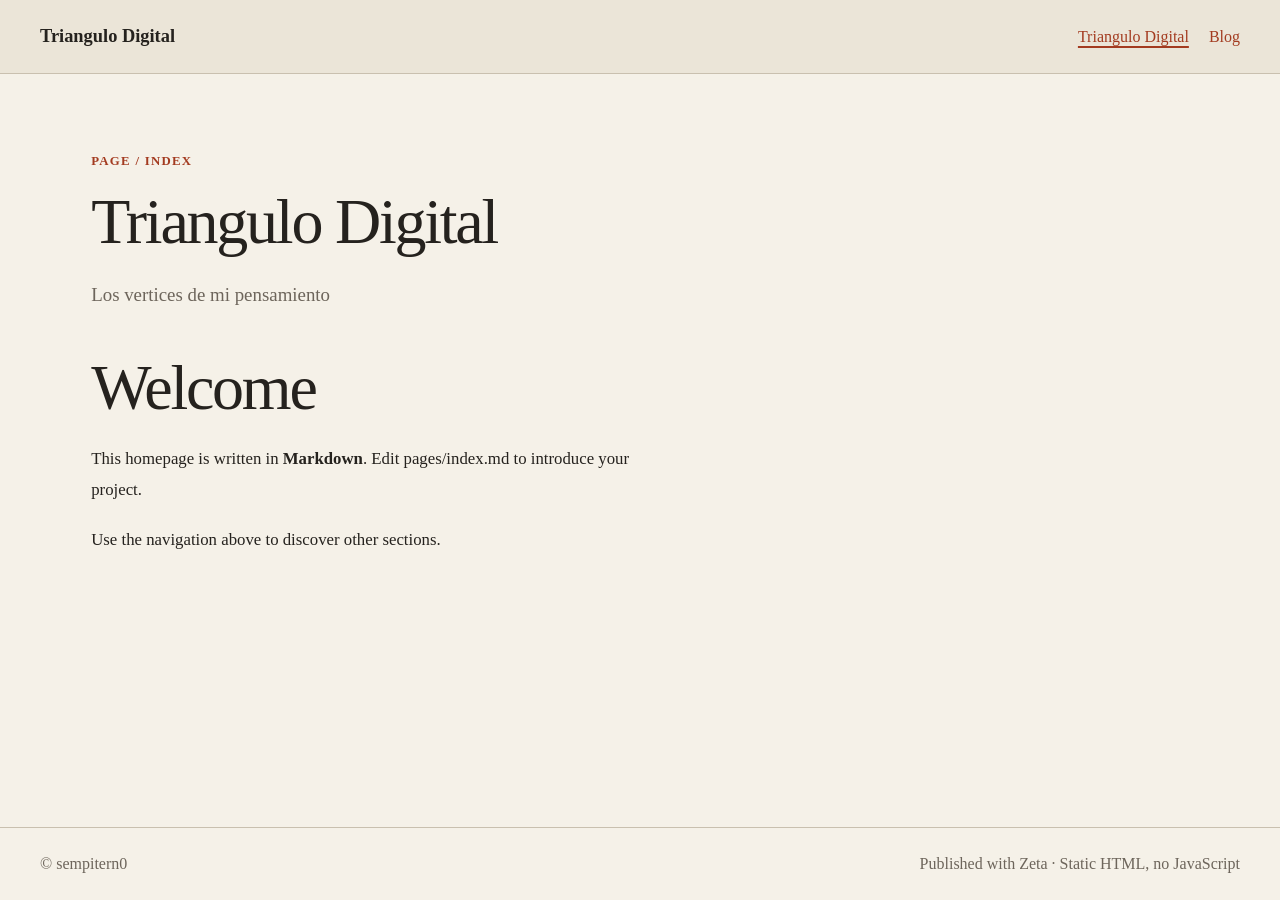
<file: index.html>
<!doctype html><html lang="es"><head><meta charset="utf-8"><meta name="viewport" content="width=device-width,initial-scale=1"><meta name="generator" content="Zeta + Pandoc"><title>Triangulo Digital — Triangulo Digital</title><link rel="stylesheet" href="styles/normalize.css"><link rel="stylesheet" href="styles/article-toc.css"><link rel="stylesheet" href="styles/catalog.css"><link rel="stylesheet" href="styles/content-taxonomy.css"><link rel="stylesheet" href="styles/landing.css"><link rel="stylesheet" href="styles/markdown.css"><link rel="stylesheet" href="styles/zeta-navigation.css"><link rel="stylesheet" href="styles/zeta-pages.css"><link rel="stylesheet" href="styles/00-theme-contract.css"><link rel="stylesheet" href="styles/article.css"><link rel="stylesheet" href="styles/theme.css"><link rel="stylesheet" href="styles/90-font.css">
<link rel="canonical" href="https://triangulodigital.online/">
<meta name="description" content="Los vertices de mi pensamiento">
<meta property="og:type" content="website">
<meta property="og:title" content="Triangulo Digital — Triangulo Digital">
<meta property="og:description" content="Los vertices de mi pensamiento">
<meta property="og:url" content="https://triangulodigital.online/">
<meta property="og:site_name" content="Triangulo Digital">
<meta name="twitter:card" content="summary">
<script type="application/ld+json" data-zeta="true">{"@context":"https://schema.org","@type":"WebSite","description":"Los vertices de mi pensamiento","inLanguage":"es","name":"Triangulo Digital — Triangulo Digital","url":"https://triangulodigital.online/"}</script>
<link rel="alternate" data-zeta-feed="rss" type="application/rss+xml" title="Triangulo Digital RSS" href="https://triangulodigital.online/rss.xml">
<link rel="alternate" data-zeta-feed="atom" type="application/atom+xml" title="Triangulo Digital Atom" href="https://triangulodigital.online/atom.xml">
</head>
<body class="zeta-static-page zeta-theme-paper "><a class="zeta-skip" href="#content">Skip to content</a>
<header class="zeta-page-header"><div class="zeta-page-inner"><a class="zeta-brand" href="index.html">Triangulo Digital</a><nav aria-label="Primary navigation"><a href="index.html" aria-current="page">Triangulo Digital</a> <a href="posts.html">Blog</a></nav></div></header>
<main id="content" class="zeta-page-inner zeta-content"><article class="zeta-readable"><header><p class="zeta-kicker">PAGE / index</p><h1>Triangulo Digital</h1><p class="zeta-summary">Los vertices de mi pensamiento</p></header><div class="article-body"><h1 id="welcome">Welcome</h1>
<p>This homepage is written in <strong>Markdown</strong>. Edit pages/index.md to introduce your project.</p>
<p>Use the navigation above to discover other sections.</p></div></article></main>
<footer class="zeta-page-footer"><div class="zeta-page-inner"><span>© sempitern0</span><span>Published with Zeta · Static HTML, no JavaScript</span></div></footer></body></html>
</file>
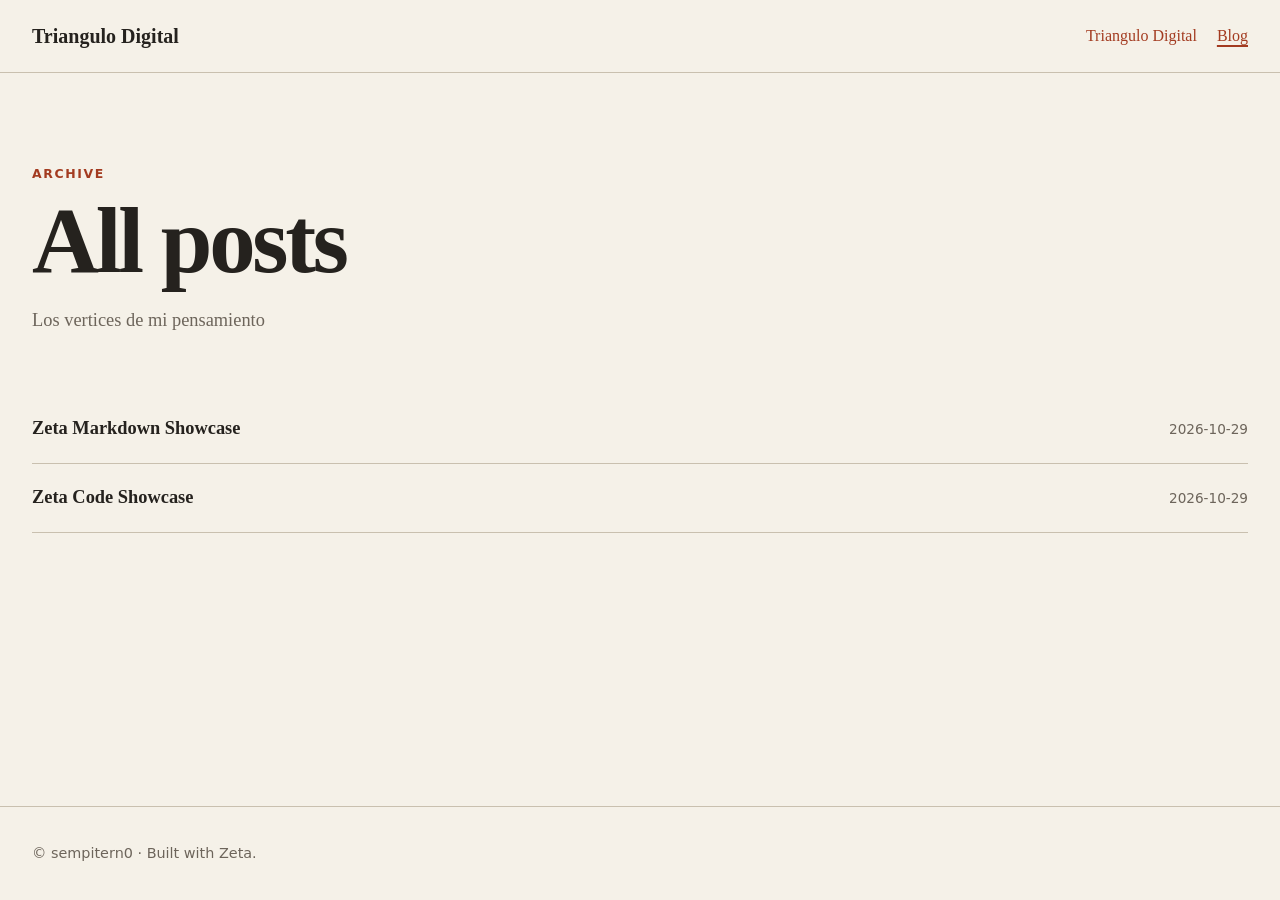
<file: posts.html>
<!doctype html>
<html lang="es">
  <head>
    <meta charset="utf-8">
    <meta name="viewport" content="width=device-width, initial-scale=1">
    <title>Archive — Triangulo Digital</title>
    
    <meta name="generator" content="Zeta + Pandoc">
        <link rel="stylesheet" href="styles/normalize.css">
        <link rel="stylesheet" href="styles/article-toc.css">
        <link rel="stylesheet" href="styles/catalog.css">
        <link rel="stylesheet" href="styles/content-taxonomy.css">
        <link rel="stylesheet" href="styles/landing.css">
        <link rel="stylesheet" href="styles/markdown.css">
        <link rel="stylesheet" href="styles/zeta-navigation.css">
        <link rel="stylesheet" href="styles/zeta-pages.css">
        <link rel="stylesheet" href="styles/00-theme-contract.css">
        <link rel="stylesheet" href="styles/article.css">
        <link rel="stylesheet" href="styles/theme.css">
        <link rel="stylesheet" href="styles/90-font.css">
<link rel="canonical" href="https://triangulodigital.online/posts.html">
<meta name="description" content="Los vertices de mi pensamiento">
<meta property="og:type" content="website">
<meta property="og:title" content="Archive — Triangulo Digital">
<meta property="og:description" content="Los vertices de mi pensamiento">
<meta property="og:url" content="https://triangulodigital.online/posts.html">
<meta property="og:site_name" content="Triangulo Digital">
<meta name="twitter:card" content="summary">
<script type="application/ld+json" data-zeta="true">{"@context":"https://schema.org","@type":"WebPage","description":"Los vertices de mi pensamiento","inLanguage":"es","name":"Archive — Triangulo Digital","url":"https://triangulodigital.online/posts.html"}</script>
<link rel="alternate" data-zeta-feed="rss" type="application/rss+xml" title="Triangulo Digital RSS" href="https://triangulodigital.online/rss.xml">
<link rel="alternate" data-zeta-feed="atom" type="application/atom+xml" title="Triangulo Digital Atom" href="https://triangulodigital.online/atom.xml">
</head>
  <body id="top">
    <a class="skip-link" href="#content">Skip to content</a>

    <header class="paper-header">
      <div class="paper-shell paper-header-inner">
        <a class="paper-brand" href="./index.html">Triangulo Digital</a>
        <nav class="paper-nav" aria-label="Primary navigation"><a href="./index.html">Triangulo Digital</a> <a href="./posts.html" aria-current="page">Blog</a></nav>
      </div>
    </header>

    <main id="content" class="paper-shell paper-archive">
      <header class="paper-page-heading">
        <p class="paper-kicker">Archive</p>
        <h1>All posts</h1>
        <p>Los vertices de mi pensamiento</p>
      </header>

      <ul class="post-list paper-post-list">
        <li class="post-item paper-post-item">
          <div>
            <a href="posts/2026/zeta-markdown-showcase.html" class="post-link">Zeta Markdown Showcase</a>
          </div>
          <time class="post-date" datetime="2026-10-29">2026-10-29</time>
        </li>
        <li class="post-item paper-post-item">
          <div>
            <a href="posts/2026/zeta-code-showcase.html" class="post-link">Zeta Code Showcase</a>
          </div>
          <time class="post-date" datetime="2026-10-29">2026-10-29</time>
        </li>
      </ul>
    </main>

    <footer class="paper-footer">
      <div class="paper-shell">
        <p>&copy; sempitern0 · Built with Zeta.</p>
      </div>
    </footer>
  </body>
</html>
</file>
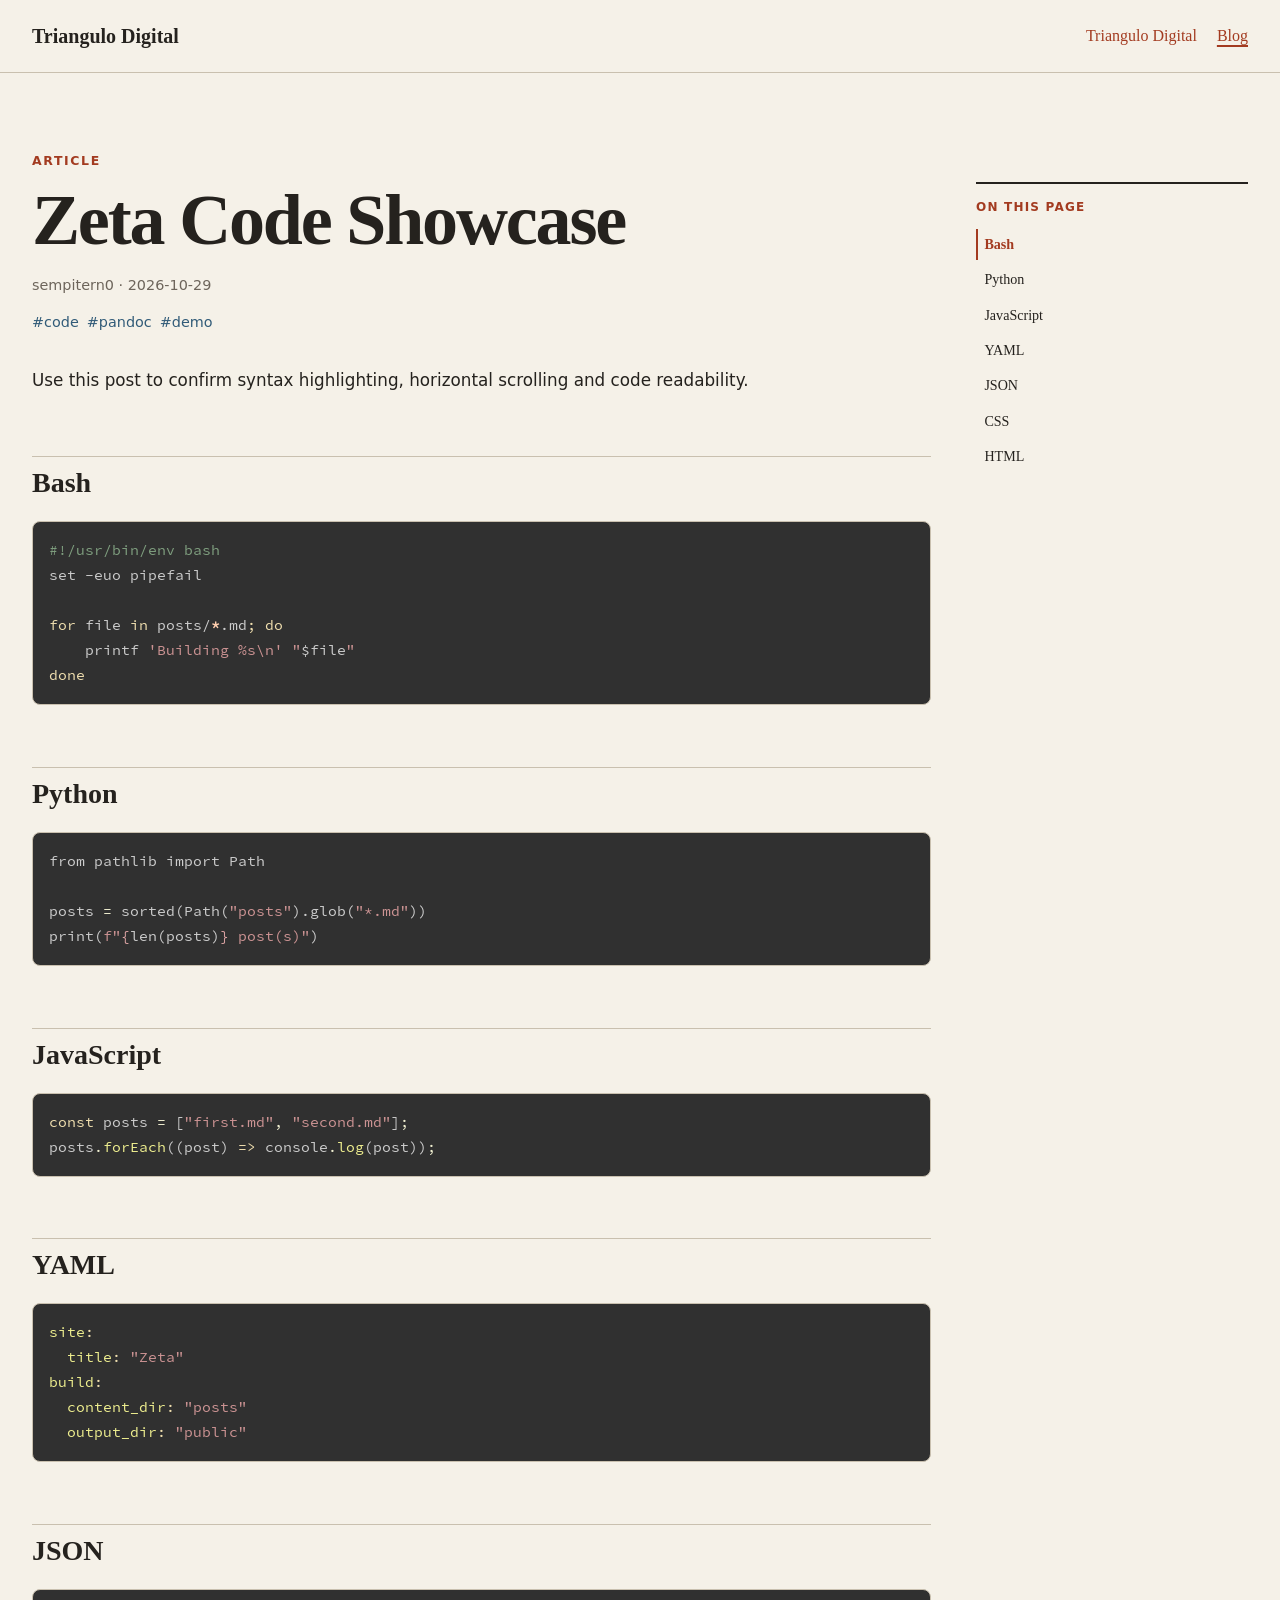
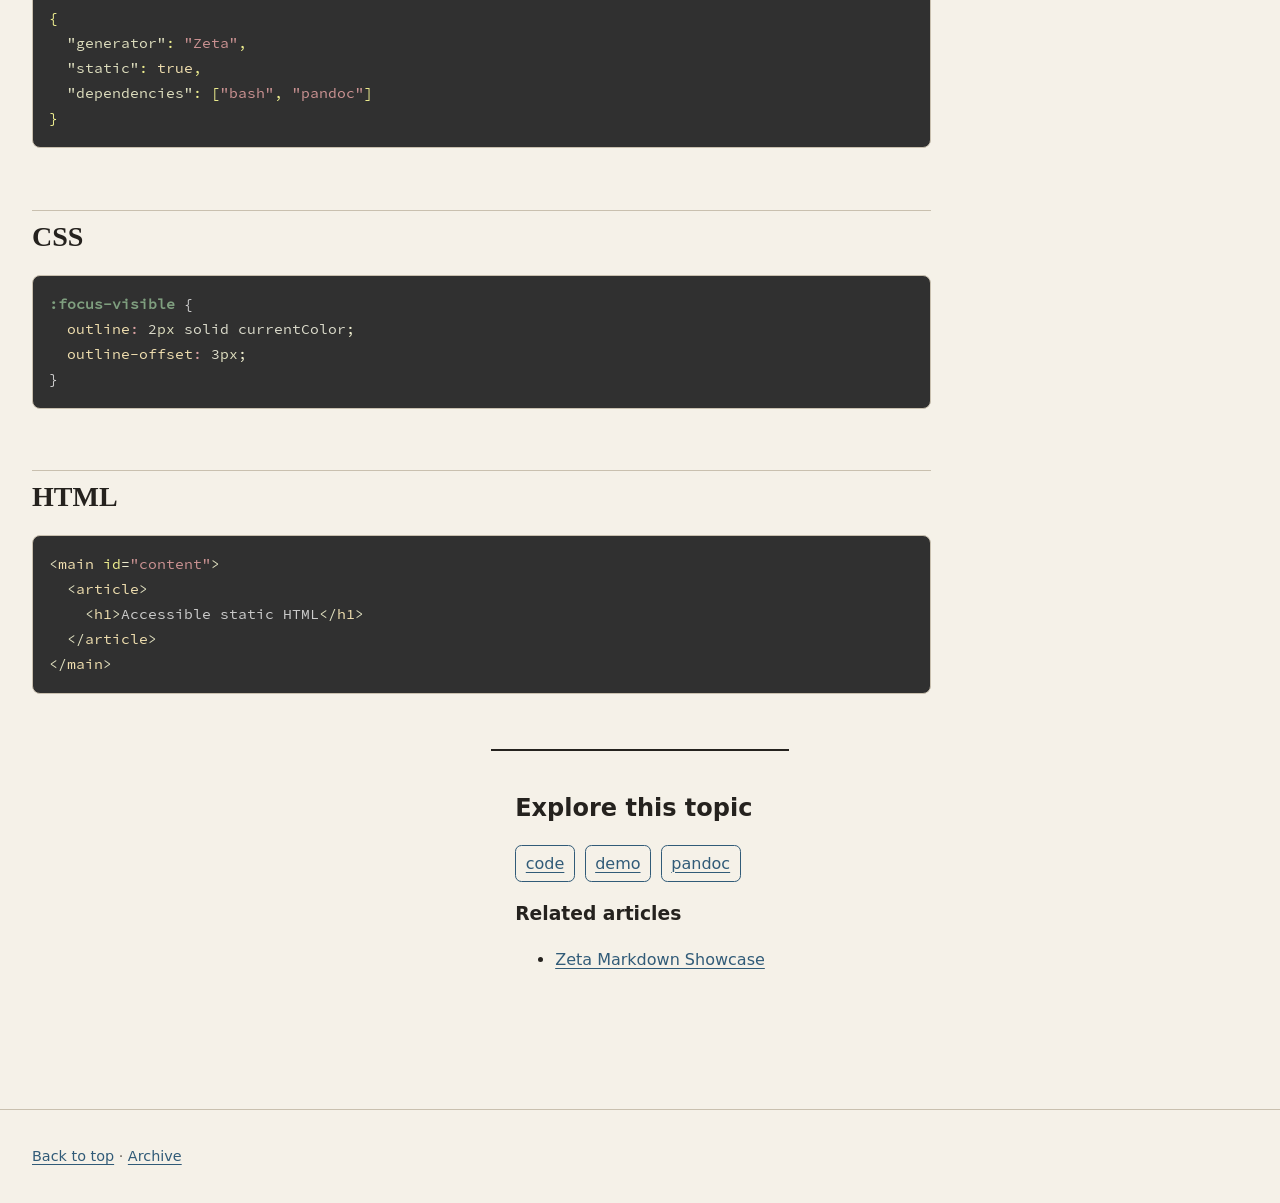
<file: posts/2026/zeta-code-showcase.html>
<!doctype html>
<html lang="es">
  <head>
    <meta charset="utf-8">
    <meta name="viewport" content="width=device-width, initial-scale=1">
    <title>Zeta Code Showcase — Triangulo Digital</title>
    
    <meta name="author" content="sempitern0">
    <meta name="generator" content="Zeta + Pandoc">
    <style>
/* Default styles provided by pandoc.
** See https://pandoc.org/MANUAL.html#variables-for-html for config info.
*/
span.smallcaps{font-variant: small-caps;}
div.columns{display: flex; gap: 1.5em;}
div.column{flex: auto;}
@media screen {
div.columns{gap: min(4vw, 1.5em);}
div.column{overflow-x: auto;}
}
div.hanging-indent{margin-left: 1.5em; text-indent: -1.5em;}
/* The extra [class] is a hack that increases specificity enough to
   override a similar rule in reveal.js */
ul.task-list[class]{list-style: none;}
ul.task-list li input[type="checkbox"] {
  font-size: inherit;
  width: 0.8em;
  margin: 0 0.8em 0.2em -1.6em;
  vertical-align: middle;
}
/* CSS for syntax highlighting */
html { -webkit-text-size-adjust: 100%; }
pre > code.sourceCode { white-space: pre; position: relative; }
pre > code.sourceCode > span { display: inline-block; line-height: 1.25; }
pre > code.sourceCode > span:empty { height: 1.2em; }
.sourceCode { overflow: visible; }
code.sourceCode > span { color: inherit; text-decoration: inherit; }
div.sourceCode { margin: 1em 0; }
pre.sourceCode { margin: 0; }
@media screen {
div.sourceCode { overflow: auto; }
}
@media print {
pre > code.sourceCode { white-space: pre-wrap; }
pre > code.sourceCode > span { text-indent: -5em; padding-left: 5em; }
}
pre.numberSource code
  { counter-reset: source-line 0; }
pre.numberSource code > span
  { position: relative; left: -4em; counter-increment: source-line; }
pre.numberSource code > span > a:first-child::before
  { content: counter(source-line);
    position: relative; left: -1em; text-align: right; vertical-align: baseline;
    border: none; display: inline-block;
    -webkit-touch-callout: none; -webkit-user-select: none;
    -khtml-user-select: none; -moz-user-select: none;
    -ms-user-select: none; user-select: none;
    padding: 0 4px; width: 4em;
  }
pre.numberSource { margin-left: 3em;  padding-left: 4px; }
div.sourceCode
  { color: #cccccc; background-color: #303030; }
@media screen {
pre > code.sourceCode > span > a:first-child::before { text-decoration: underline; }
}
code span.al { color: #ffcfaf; } /* Alert */
code span.an { color: #7f9f7f; font-weight: bold; } /* Annotation */
code span.at { } /* Attribute */
code span.bn { color: #dca3a3; } /* BaseN */
code span.bu { } /* BuiltIn */
code span.cf { color: #f0dfaf; } /* ControlFlow */
code span.ch { color: #dca3a3; } /* Char */
code span.cn { color: #dca3a3; font-weight: bold; } /* Constant */
code span.co { color: #7f9f7f; } /* Comment */
code span.cv { color: #7f9f7f; font-weight: bold; } /* CommentVar */
code span.do { color: #7f9f7f; } /* Documentation */
code span.dt { color: #dfdfbf; } /* DataType */
code span.dv { color: #dcdccc; } /* DecVal */
code span.er { color: #c3bf9f; } /* Error */
code span.ex { } /* Extension */
code span.fl { color: #c0bed1; } /* Float */
code span.fu { color: #efef8f; } /* Function */
code span.im { } /* Import */
code span.in { color: #7f9f7f; font-weight: bold; } /* Information */
code span.kw { color: #f0dfaf; } /* Keyword */
code span.op { color: #f0efd0; } /* Operator */
code span.ot { color: #efef8f; } /* Other */
code span.pp { color: #ffcfaf; font-weight: bold; } /* Preprocessor */
code span.sc { color: #dca3a3; } /* SpecialChar */
code span.ss { color: #cc9393; } /* SpecialString */
code span.st { color: #cc9393; } /* String */
code span.va { } /* Variable */
code span.vs { color: #cc9393; } /* VerbatimString */
code span.wa { color: #7f9f7f; font-weight: bold; } /* Warning */
    </style>
        <link rel="stylesheet" href="../../styles/normalize.css">
        <link rel="stylesheet" href="../../styles/article-toc.css">
        <link rel="stylesheet" href="../../styles/catalog.css">
        <link rel="stylesheet" href="../../styles/content-taxonomy.css">
        <link rel="stylesheet" href="../../styles/landing.css">
        <link rel="stylesheet" href="../../styles/markdown.css">
        <link rel="stylesheet" href="../../styles/zeta-navigation.css">
        <link rel="stylesheet" href="../../styles/zeta-pages.css">
        <link rel="stylesheet" href="../../styles/00-theme-contract.css">
        <link rel="stylesheet" href="../../styles/article.css">
        <link rel="stylesheet" href="../../styles/theme.css">
        <link rel="stylesheet" href="../../styles/90-font.css">
<link rel="canonical" href="https://triangulodigital.online/posts/2026/zeta-code-showcase.html">
<meta name="description" content="Multiple fenced code blocks to validate Pandoc syntax highlighting.">
<meta property="og:type" content="article">
<meta property="og:title" content="Zeta Code Showcase — Triangulo Digital">
<meta property="og:description" content="Multiple fenced code blocks to validate Pandoc syntax highlighting.">
<meta property="og:url" content="https://triangulodigital.online/posts/2026/zeta-code-showcase.html">
<meta property="og:site_name" content="Triangulo Digital">
<meta name="twitter:card" content="summary">
<meta property="article:published_time" content="2026-10-29">
<script type="application/ld+json" data-zeta="true">{"@context":"https://schema.org","@type":"BlogPosting","author":{"@type":"Person","name":"sempitern0"},"datePublished":"2026-10-29","description":"Multiple fenced code blocks to validate Pandoc syntax highlighting.","headline":"Zeta Code Showcase — Triangulo Digital","inLanguage":"es","mainEntityOfPage":"https://triangulodigital.online/posts/2026/zeta-code-showcase.html","name":"Zeta Code Showcase — Triangulo Digital","url":"https://triangulodigital.online/posts/2026/zeta-code-showcase.html"}</script>
<link rel="alternate" data-zeta-feed="rss" type="application/rss+xml" title="Triangulo Digital RSS" href="https://triangulodigital.online/rss.xml">
<link rel="alternate" data-zeta-feed="atom" type="application/atom+xml" title="Triangulo Digital Atom" href="https://triangulodigital.online/atom.xml">
</head>
  <body id="top">
    <a class="skip-link" href="#content">Skip to content</a>

    <header class="paper-header">
      <div class="paper-shell paper-header-inner">
        <a class="paper-brand" href="../../index.html">Triangulo Digital</a>
        <nav class="paper-nav" aria-label="Primary navigation"><a href="../../index.html">Triangulo Digital</a> <a href="../../posts.html" aria-current="page">Blog</a></nav>
      </div>
    </header>

    <main id="content" class="paper-shell paper-article-shell zeta-has-toc">
      <article class="paper-article">
        <header class="article-header paper-article-header">
          <p class="paper-kicker">Article</p>
          <h1 class="article-title">Zeta Code Showcase</h1>
          <div class="article-meta">
            <span class="meta-author">sempitern0</span>
            <span aria-hidden="true"> · </span>
            <time datetime="2026-10-29">2026-10-29</time>
                        <div class="article-tags" aria-label="Tags">
              <span class="tag">#code</span><span class="tag">#pandoc</span><span class="tag">#demo</span>
            </div>
                      </div>
        </header>

                <nav class="article-toc" aria-label="Table of contents"><span class="zeta-toc-label">On this page</span><ul>
<li><a href="#bash" id="toc-bash">Bash</a></li>
<li><a href="#python" id="toc-python">Python</a></li>
<li><a href="#javascript" id="toc-javascript">JavaScript</a></li>
<li><a href="#yaml" id="toc-yaml">YAML</a></li>
<li><a href="#json" id="toc-json">JSON</a></li>
<li><a href="#css" id="toc-css">CSS</a></li>
<li><a href="#html" id="toc-html">HTML</a></li>
</ul></nav>
        
        <div class="article-body"><p>Use this post to confirm syntax highlighting, horizontal scrolling and code readability.</p>
<section id="bash" class="level2">
<h2>Bash</h2>
<div class="sourceCode" id="cb1"><pre class="sourceCode bash"><code class="sourceCode bash"><span id="cb1-1"><a href="#cb1-1" aria-hidden="true" tabindex="-1"></a><span class="co">#!/usr/bin/env bash</span></span>
<span id="cb1-2"><a href="#cb1-2" aria-hidden="true" tabindex="-1"></a><span class="bu">set</span> <span class="at">-euo</span> pipefail</span>
<span id="cb1-3"><a href="#cb1-3" aria-hidden="true" tabindex="-1"></a></span>
<span id="cb1-4"><a href="#cb1-4" aria-hidden="true" tabindex="-1"></a><span class="cf">for</span> file <span class="kw">in</span> posts/<span class="pp">*</span>.md<span class="kw">;</span> <span class="cf">do</span></span>
<span id="cb1-5"><a href="#cb1-5" aria-hidden="true" tabindex="-1"></a>    <span class="bu">printf</span> <span class="st">&#39;Building %s\n&#39;</span> <span class="st">&quot;</span><span class="va">$file</span><span class="st">&quot;</span></span>
<span id="cb1-6"><a href="#cb1-6" aria-hidden="true" tabindex="-1"></a><span class="cf">done</span></span></code></pre></div>
</section>
<section id="python" class="level2">
<h2>Python</h2>
<div class="sourceCode" id="cb2"><pre class="sourceCode python"><code class="sourceCode python"><span id="cb2-1"><a href="#cb2-1" aria-hidden="true" tabindex="-1"></a><span class="im">from</span> pathlib <span class="im">import</span> Path</span>
<span id="cb2-2"><a href="#cb2-2" aria-hidden="true" tabindex="-1"></a></span>
<span id="cb2-3"><a href="#cb2-3" aria-hidden="true" tabindex="-1"></a>posts <span class="op">=</span> <span class="bu">sorted</span>(Path(<span class="st">&quot;posts&quot;</span>).glob(<span class="st">&quot;*.md&quot;</span>))</span>
<span id="cb2-4"><a href="#cb2-4" aria-hidden="true" tabindex="-1"></a><span class="bu">print</span>(<span class="ss">f&quot;</span><span class="sc">{</span><span class="bu">len</span>(posts)<span class="sc">}</span><span class="ss"> post(s)&quot;</span>)</span></code></pre></div>
</section>
<section id="javascript" class="level2">
<h2>JavaScript</h2>
<div class="sourceCode" id="cb3"><pre class="sourceCode javascript"><code class="sourceCode javascript"><span id="cb3-1"><a href="#cb3-1" aria-hidden="true" tabindex="-1"></a><span class="kw">const</span> posts <span class="op">=</span> [<span class="st">&quot;first.md&quot;</span><span class="op">,</span> <span class="st">&quot;second.md&quot;</span>]<span class="op">;</span></span>
<span id="cb3-2"><a href="#cb3-2" aria-hidden="true" tabindex="-1"></a>posts<span class="op">.</span><span class="fu">forEach</span>((post) <span class="kw">=&gt;</span> <span class="bu">console</span><span class="op">.</span><span class="fu">log</span>(post))<span class="op">;</span></span></code></pre></div>
</section>
<section id="yaml" class="level2">
<h2>YAML</h2>
<div class="sourceCode" id="cb4"><pre class="sourceCode yaml"><code class="sourceCode yaml"><span id="cb4-1"><a href="#cb4-1" aria-hidden="true" tabindex="-1"></a><span class="fu">site</span><span class="kw">:</span></span>
<span id="cb4-2"><a href="#cb4-2" aria-hidden="true" tabindex="-1"></a><span class="at">  </span><span class="fu">title</span><span class="kw">:</span><span class="at"> </span><span class="st">&quot;Zeta&quot;</span></span>
<span id="cb4-3"><a href="#cb4-3" aria-hidden="true" tabindex="-1"></a><span class="fu">build</span><span class="kw">:</span></span>
<span id="cb4-4"><a href="#cb4-4" aria-hidden="true" tabindex="-1"></a><span class="at">  </span><span class="fu">content_dir</span><span class="kw">:</span><span class="at"> </span><span class="st">&quot;posts&quot;</span></span>
<span id="cb4-5"><a href="#cb4-5" aria-hidden="true" tabindex="-1"></a><span class="at">  </span><span class="fu">output_dir</span><span class="kw">:</span><span class="at"> </span><span class="st">&quot;public&quot;</span></span></code></pre></div>
</section>
<section id="json" class="level2">
<h2>JSON</h2>
<div class="sourceCode" id="cb5"><pre class="sourceCode json"><code class="sourceCode json"><span id="cb5-1"><a href="#cb5-1" aria-hidden="true" tabindex="-1"></a><span class="fu">{</span></span>
<span id="cb5-2"><a href="#cb5-2" aria-hidden="true" tabindex="-1"></a>  <span class="dt">&quot;generator&quot;</span><span class="fu">:</span> <span class="st">&quot;Zeta&quot;</span><span class="fu">,</span></span>
<span id="cb5-3"><a href="#cb5-3" aria-hidden="true" tabindex="-1"></a>  <span class="dt">&quot;static&quot;</span><span class="fu">:</span> <span class="kw">true</span><span class="fu">,</span></span>
<span id="cb5-4"><a href="#cb5-4" aria-hidden="true" tabindex="-1"></a>  <span class="dt">&quot;dependencies&quot;</span><span class="fu">:</span> <span class="ot">[</span><span class="st">&quot;bash&quot;</span><span class="ot">,</span> <span class="st">&quot;pandoc&quot;</span><span class="ot">]</span></span>
<span id="cb5-5"><a href="#cb5-5" aria-hidden="true" tabindex="-1"></a><span class="fu">}</span></span></code></pre></div>
</section>
<section id="css" class="level2">
<h2>CSS</h2>
<div class="sourceCode" id="cb6"><pre class="sourceCode css"><code class="sourceCode css"><span id="cb6-1"><a href="#cb6-1" aria-hidden="true" tabindex="-1"></a><span class="in">:focus-visible</span> {</span>
<span id="cb6-2"><a href="#cb6-2" aria-hidden="true" tabindex="-1"></a>  <span class="kw">outline</span><span class="ch">:</span> <span class="dv">2</span><span class="dt">px</span> <span class="dv">solid</span> <span class="dv">currentColor</span><span class="op">;</span></span>
<span id="cb6-3"><a href="#cb6-3" aria-hidden="true" tabindex="-1"></a>  <span class="kw">outline-offset</span><span class="ch">:</span> <span class="dv">3</span><span class="dt">px</span><span class="op">;</span></span>
<span id="cb6-4"><a href="#cb6-4" aria-hidden="true" tabindex="-1"></a>}</span></code></pre></div>
</section>
<section id="html" class="level2">
<h2>HTML</h2>
<div class="sourceCode" id="cb7"><pre class="sourceCode html"><code class="sourceCode html"><span id="cb7-1"><a href="#cb7-1" aria-hidden="true" tabindex="-1"></a><span class="dt">&lt;</span><span class="kw">main</span><span class="ot"> id</span><span class="op">=</span><span class="st">&quot;content&quot;</span><span class="dt">&gt;</span></span>
<span id="cb7-2"><a href="#cb7-2" aria-hidden="true" tabindex="-1"></a>  <span class="dt">&lt;</span><span class="kw">article</span><span class="dt">&gt;</span></span>
<span id="cb7-3"><a href="#cb7-3" aria-hidden="true" tabindex="-1"></a>    <span class="dt">&lt;</span><span class="kw">h1</span><span class="dt">&gt;</span>Accessible static HTML<span class="dt">&lt;/</span><span class="kw">h1</span><span class="dt">&gt;</span></span>
<span id="cb7-4"><a href="#cb7-4" aria-hidden="true" tabindex="-1"></a>  <span class="dt">&lt;/</span><span class="kw">article</span><span class="dt">&gt;</span></span>
<span id="cb7-5"><a href="#cb7-5" aria-hidden="true" tabindex="-1"></a><span class="dt">&lt;/</span><span class="kw">main</span><span class="dt">&gt;</span></span></code></pre></div>
</section></div>
      </article>
    <section class="zeta-taxonomy" aria-label="Content discovery">
<h2>Explore this topic</h2><nav class="zeta-tax-chips" aria-label="Categories and tags">
<a href="../../tags/code/">code</a> <a href="../../tags/demo/">demo</a> <a href="../../tags/pandoc/">pandoc</a>
</nav>
<h3>Related articles</h3><ul>
<li><a href="../../posts/2026/zeta-markdown-showcase.html">Zeta Markdown Showcase</a></li>
</ul>
</section>
</main>

    <footer class="paper-footer">
      <div class="paper-shell">
        <p><a href="#top">Back to top</a> · <a href="../../posts.html">Archive</a></p>
      </div>
    </footer>
  <script src="../../assets/zeta-toc.js" defer></script></body>
</html>
</file>
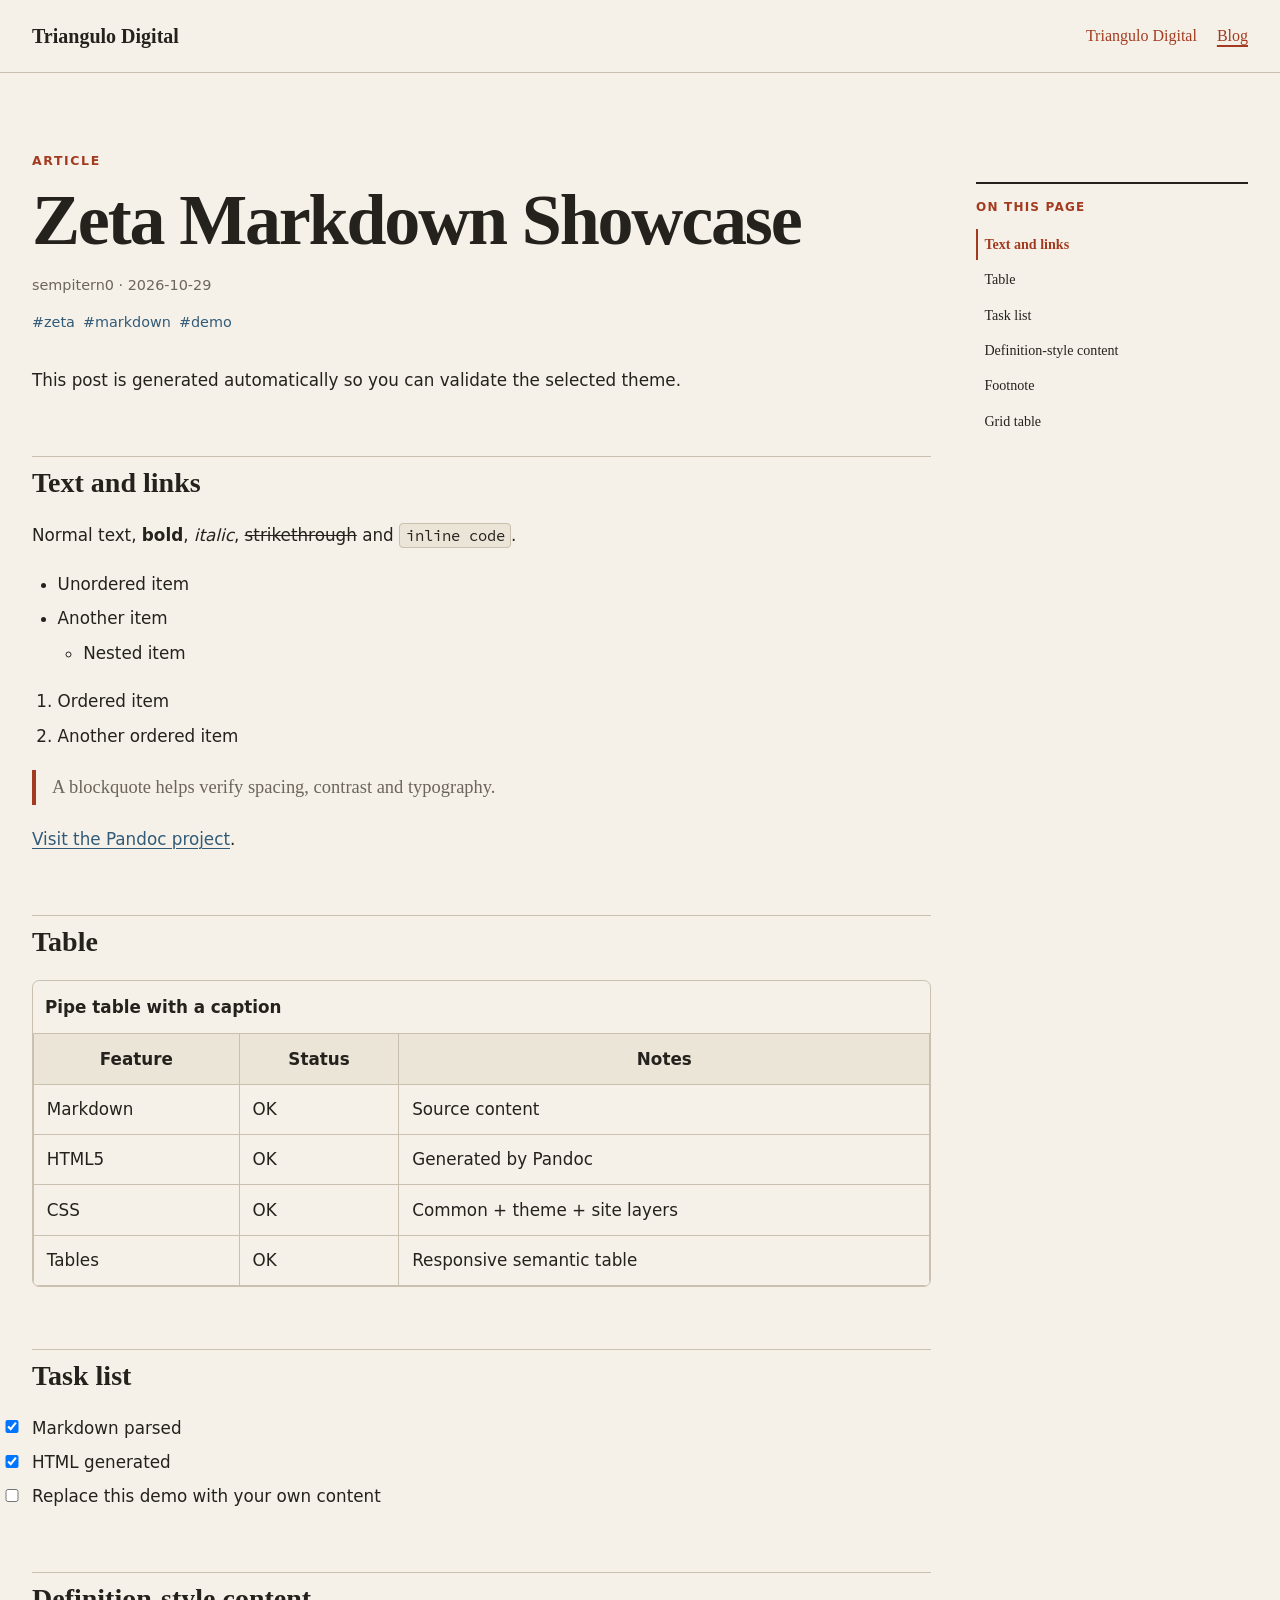
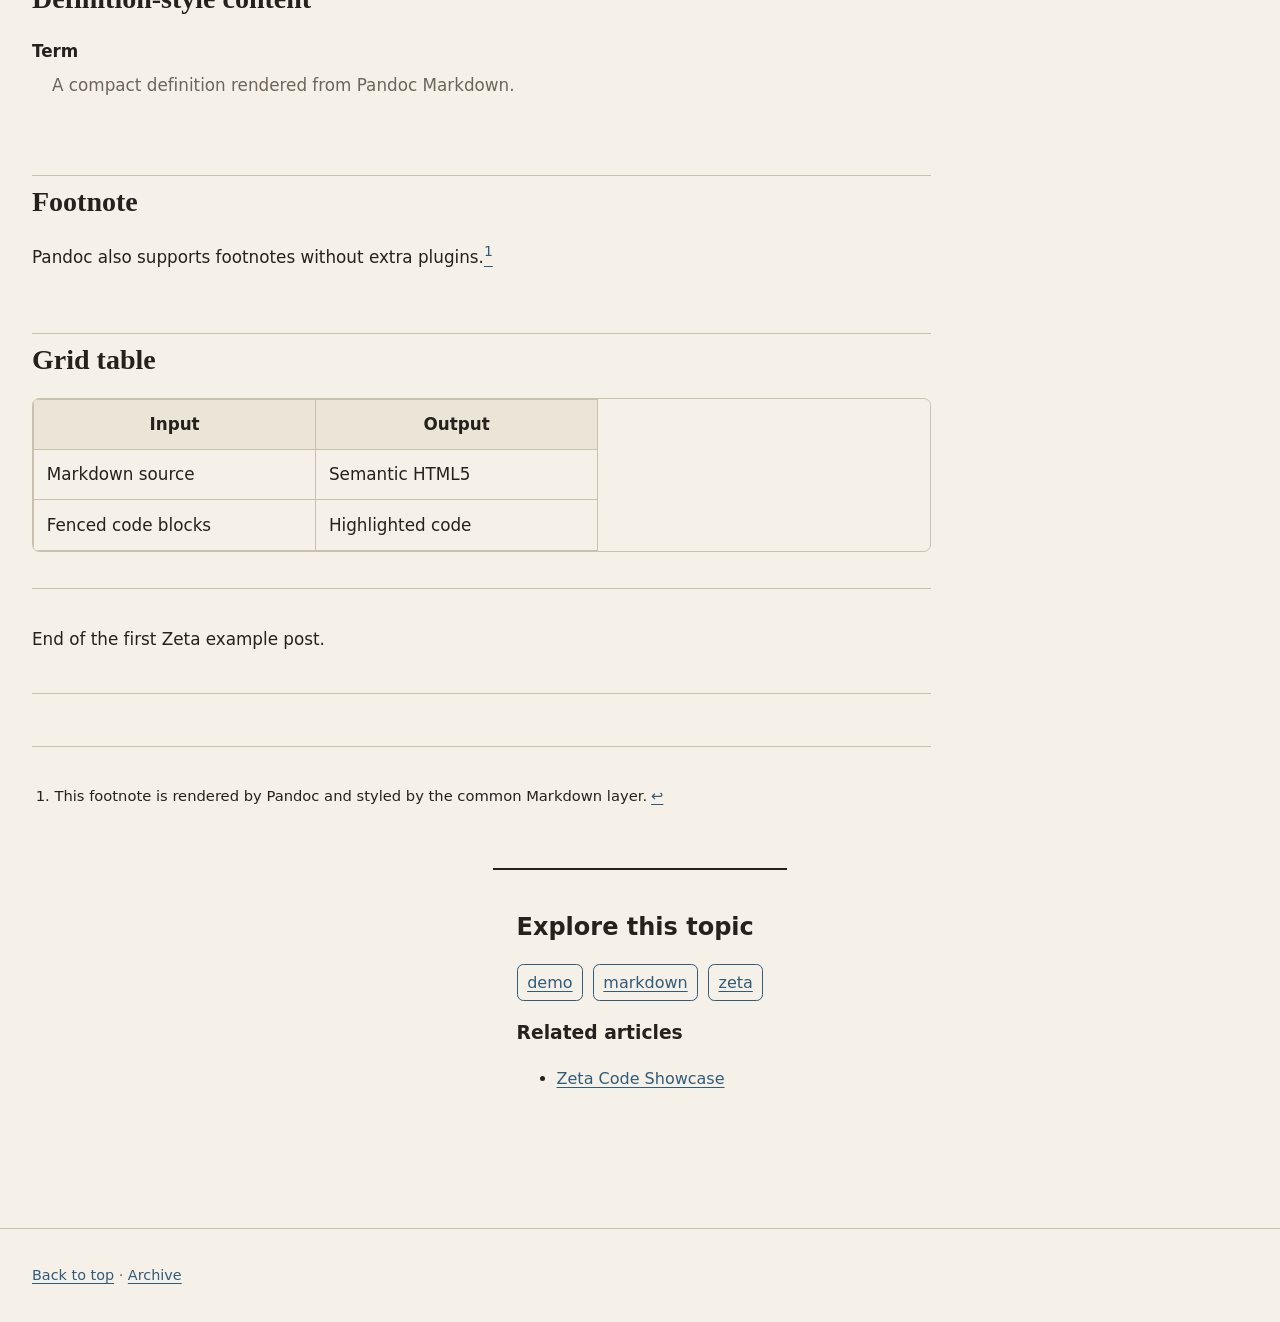
<file: posts/2026/zeta-markdown-showcase.html>
<!doctype html>
<html lang="es">
  <head>
    <meta charset="utf-8">
    <meta name="viewport" content="width=device-width, initial-scale=1">
    <title>Zeta Markdown Showcase — Triangulo Digital</title>
    
    <meta name="author" content="sempitern0">
    <meta name="generator" content="Zeta + Pandoc">
    <style>
/* Default styles provided by pandoc.
** See https://pandoc.org/MANUAL.html#variables-for-html for config info.
*/
span.smallcaps{font-variant: small-caps;}
div.columns{display: flex; gap: 1.5em;}
div.column{flex: auto;}
@media screen {
div.columns{gap: min(4vw, 1.5em);}
div.column{overflow-x: auto;}
}
div.hanging-indent{margin-left: 1.5em; text-indent: -1.5em;}
/* The extra [class] is a hack that increases specificity enough to
   override a similar rule in reveal.js */
ul.task-list[class]{list-style: none;}
ul.task-list li input[type="checkbox"] {
  font-size: inherit;
  width: 0.8em;
  margin: 0 0.8em 0.2em -1.6em;
  vertical-align: middle;
}
    </style>
        <link rel="stylesheet" href="../../styles/normalize.css">
        <link rel="stylesheet" href="../../styles/article-toc.css">
        <link rel="stylesheet" href="../../styles/catalog.css">
        <link rel="stylesheet" href="../../styles/content-taxonomy.css">
        <link rel="stylesheet" href="../../styles/landing.css">
        <link rel="stylesheet" href="../../styles/markdown.css">
        <link rel="stylesheet" href="../../styles/zeta-navigation.css">
        <link rel="stylesheet" href="../../styles/zeta-pages.css">
        <link rel="stylesheet" href="../../styles/00-theme-contract.css">
        <link rel="stylesheet" href="../../styles/article.css">
        <link rel="stylesheet" href="../../styles/theme.css">
        <link rel="stylesheet" href="../../styles/90-font.css">
<link rel="canonical" href="https://triangulodigital.online/posts/2026/zeta-markdown-showcase.html">
<meta name="description" content="Headings, lists, tables, links, quotes and inline formatting.">
<meta property="og:type" content="article">
<meta property="og:title" content="Zeta Markdown Showcase — Triangulo Digital">
<meta property="og:description" content="Headings, lists, tables, links, quotes and inline formatting.">
<meta property="og:url" content="https://triangulodigital.online/posts/2026/zeta-markdown-showcase.html">
<meta property="og:site_name" content="Triangulo Digital">
<meta name="twitter:card" content="summary">
<meta property="article:published_time" content="2026-10-29">
<script type="application/ld+json" data-zeta="true">{"@context":"https://schema.org","@type":"BlogPosting","author":{"@type":"Person","name":"sempitern0"},"datePublished":"2026-10-29","description":"Headings, lists, tables, links, quotes and inline formatting.","headline":"Zeta Markdown Showcase — Triangulo Digital","inLanguage":"es","mainEntityOfPage":"https://triangulodigital.online/posts/2026/zeta-markdown-showcase.html","name":"Zeta Markdown Showcase — Triangulo Digital","url":"https://triangulodigital.online/posts/2026/zeta-markdown-showcase.html"}</script>
<link rel="alternate" data-zeta-feed="rss" type="application/rss+xml" title="Triangulo Digital RSS" href="https://triangulodigital.online/rss.xml">
<link rel="alternate" data-zeta-feed="atom" type="application/atom+xml" title="Triangulo Digital Atom" href="https://triangulodigital.online/atom.xml">
</head>
  <body id="top">
    <a class="skip-link" href="#content">Skip to content</a>

    <header class="paper-header">
      <div class="paper-shell paper-header-inner">
        <a class="paper-brand" href="../../index.html">Triangulo Digital</a>
        <nav class="paper-nav" aria-label="Primary navigation"><a href="../../index.html">Triangulo Digital</a> <a href="../../posts.html" aria-current="page">Blog</a></nav>
      </div>
    </header>

    <main id="content" class="paper-shell paper-article-shell zeta-has-toc">
      <article class="paper-article">
        <header class="article-header paper-article-header">
          <p class="paper-kicker">Article</p>
          <h1 class="article-title">Zeta Markdown Showcase</h1>
          <div class="article-meta">
            <span class="meta-author">sempitern0</span>
            <span aria-hidden="true"> · </span>
            <time datetime="2026-10-29">2026-10-29</time>
                        <div class="article-tags" aria-label="Tags">
              <span class="tag">#zeta</span><span class="tag">#markdown</span><span class="tag">#demo</span>
            </div>
                      </div>
        </header>

                <nav class="article-toc" aria-label="Table of contents"><span class="zeta-toc-label">On this page</span><ul>
<li><a href="#text-and-links" id="toc-text-and-links">Text and links</a></li>
<li><a href="#table" id="toc-table">Table</a></li>
<li><a href="#task-list" id="toc-task-list">Task list</a></li>
<li><a href="#definition-style-content" id="toc-definition-style-content">Definition-style content</a></li>
<li><a href="#footnote" id="toc-footnote">Footnote</a></li>
<li><a href="#grid-table" id="toc-grid-table">Grid table</a></li>
</ul></nav>
        
        <div class="article-body"><p>This post is generated automatically so you can validate the selected theme.</p>
<section id="text-and-links" class="level2">
<h2>Text and links</h2>
<p>Normal text, <strong>bold</strong>, <em>italic</em>, <del>strikethrough</del> and <code>inline code</code>.</p>
<ul>
<li>Unordered item</li>
<li>Another item
<ul>
<li>Nested item</li>
</ul></li>
</ul>
<ol type="1">
<li>Ordered item</li>
<li>Another ordered item</li>
</ol>
<blockquote>
<p>A blockquote helps verify spacing, contrast and typography.</p>
</blockquote>
<p><a href="https://pandoc.org/">Visit the Pandoc project</a>.</p>
</section>
<section id="table" class="level2">
<h2>Table</h2>
<div class="table-scroll">
<table>
<caption>Pipe table with a caption</caption>
<thead>
<tr>
<th>Feature</th>
<th>Status</th>
<th>Notes</th>
</tr>
</thead>
<tbody>
<tr>
<td>Markdown</td>
<td>OK</td>
<td>Source content</td>
</tr>
<tr>
<td>HTML5</td>
<td>OK</td>
<td>Generated by Pandoc</td>
</tr>
<tr>
<td>CSS</td>
<td>OK</td>
<td>Common + theme + site layers</td>
</tr>
<tr>
<td>Tables</td>
<td>OK</td>
<td>Responsive semantic table</td>
</tr>
</tbody>
</table>
</div>
</section>
<section id="task-list" class="level2">
<h2>Task list</h2>
<ul class="task-list">
<li><label><input type="checkbox" checked="" />Markdown parsed</label></li>
<li><label><input type="checkbox" checked="" />HTML generated</label></li>
<li><label><input type="checkbox" />Replace this demo with your own content</label></li>
</ul>
</section>
<section id="definition-style-content" class="level2">
<h2>Definition-style content</h2>
<dl>
<dt>Term</dt>
<dd>
A compact definition rendered from Pandoc Markdown.
</dd>
</dl>
</section>
<section id="footnote" class="level2">
<h2>Footnote</h2>
<p>Pandoc also supports footnotes without extra plugins.<a href="#fn1" class="footnote-ref" id="fnref1" role="doc-noteref"><sup>1</sup></a></p>
</section>
<section id="grid-table" class="level2">
<h2>Grid table</h2>
<div class="table-scroll">
<table style="width:63%;">
<colgroup>
<col style="width: 31%" />
<col style="width: 31%" />
</colgroup>
<thead>
<tr>
<th>Input</th>
<th>Output</th>
</tr>
</thead>
<tbody>
<tr>
<td>Markdown source</td>
<td>Semantic HTML5</td>
</tr>
<tr>
<td>Fenced code blocks</td>
<td>Highlighted code</td>
</tr>
</tbody>
</table>
</div>
<hr />
<p>End of the first Zeta example post.</p>
</section>
<section id="footnotes" class="footnotes footnotes-end-of-document" role="doc-endnotes">
<hr />
<ol>
<li id="fn1"><p>This footnote is rendered by Pandoc and styled by the common Markdown layer.<a href="#fnref1" class="footnote-back" role="doc-backlink">↩︎</a></p></li>
</ol>
</section></div>
      </article>
    <section class="zeta-taxonomy" aria-label="Content discovery">
<h2>Explore this topic</h2><nav class="zeta-tax-chips" aria-label="Categories and tags">
<a href="../../tags/demo/">demo</a> <a href="../../tags/markdown/">markdown</a> <a href="../../tags/zeta/">zeta</a>
</nav>
<h3>Related articles</h3><ul>
<li><a href="../../posts/2026/zeta-code-showcase.html">Zeta Code Showcase</a></li>
</ul>
</section>
</main>

    <footer class="paper-footer">
      <div class="paper-shell">
        <p><a href="#top">Back to top</a> · <a href="../../posts.html">Archive</a></p>
      </div>
    </footer>
  <script src="../../assets/zeta-toc.js" defer></script></body>
</html>
</file>
<file: styles/article-toc.css>
/* Shared responsive article TOC layout. Only articles with a Pandoc index use two columns.\n * The index is a grid item in its own right-hand column, not nested into readable text width. */
.zeta-has-toc > article {
  display: grid;
  grid-template-columns: minmax(0, 1fr);
  min-width: 0;
}
.zeta-has-toc > article > .article-toc { min-width: 0; }
.zeta-has-toc > article > .article-body { min-width: 0; }
.article-toc { font-size: .88rem; line-height: 1.5; }
.article-toc .zeta-toc-label {
  display: block;
  margin: 0 0 .85rem;
  font-size: .75rem;
  font-weight: 800;
  line-height: 1.3;
  letter-spacing: .1em;
  text-transform: uppercase;
}
.zeta-has-toc .article-toc ul { list-style: none; margin: 0; padding: 0; }
.zeta-has-toc .article-toc ul ul { padding-inline-start: .9rem; margin-block: .35rem; border-inline-start: 1px solid var(--border, var(--rule, currentColor)); }
.article-toc li { margin: 0; padding: 0; }
.article-toc li + li { margin-top: .25rem; }
.article-toc a { display: block; padding: .3rem .4rem; border-inline-start: 2px solid transparent; color: inherit; text-decoration: none; overflow-wrap: anywhere; }
.article-toc a:hover, .article-toc a:focus-visible { color: var(--accent, var(--link, currentColor)); text-decoration: underline; }
.article-toc a[aria-current="location"] { border-inline-start-color: var(--accent, currentColor); color: var(--accent, var(--link, currentColor)); font-weight: 700; }
.article-toc a:focus-visible { outline: 2px solid currentColor; outline-offset: 2px; }
@media (min-width: 62rem) {
  .zeta-has-toc > article {
    grid-template-columns: minmax(0, 1fr) minmax(13.5rem, 17rem);
    column-gap: clamp(1.5rem, 3.5vw, 4rem);
    align-items: start;
  }
  .zeta-has-toc > article > .article-toc {
    grid-column: 2;
    grid-row: 1 / 3;
    position: sticky;
    top: 1.5rem;
    max-height: calc(100vh - 3rem);
    overflow-y: auto;
    overscroll-behavior: contain;
    scrollbar-width: thin;
  }
  .zeta-has-toc > article > .article-body,
  .zeta-has-toc > article > .article-heading,
  .zeta-has-toc > article > .article-header { grid-column: 1; }
  .zeta-has-toc > article > .article-body { grid-row: 2; }
}
@media (max-width: 61.999rem) {
  .zeta-has-toc > article > .article-toc { margin-block: 0 2rem; }
}
@media (prefers-reduced-motion: reduce) {
  .article-toc, .article-toc * { scroll-behavior: auto; }
}
</file>
<file: styles/catalog.css>
/* Shared foundation for brutalist, folio and aurora.
   Scoped to .zeta-catalog: no CSS nesting, :has or scripting required. */
.zeta-catalog *, .zeta-catalog *::before, .zeta-catalog *::after{box-sizing:border-box}
body.zeta-catalog{margin:0;min-height:100vh;display:flex;flex-direction:column;background:var(--bg);color:var(--ink);font:1rem/1.65 var(--font-ui,system-ui,sans-serif)}
.zeta-catalog img,.zeta-catalog svg{max-width:100%;height:auto}
.zeta-catalog a{color:var(--link);text-underline-offset:.2em}
.zeta-catalog a:hover{color:var(--accent)}
.zeta-catalog a:focus,.zeta-catalog button:focus{outline:3px solid var(--focus);outline-offset:4px}
.zeta-catalog .skip-link{position:absolute;z-index:10;top:.6rem;left:.6rem;padding:.5rem .8rem;background:var(--ink);color:var(--bg);transform:translateY(-240%)}
.zeta-catalog .skip-link:focus{transform:translateY(0)}
.zeta-catalog .shell{width:calc(100% - 2.5rem);max-width:var(--width,76rem);margin-left:auto;margin-right:auto}
.zeta-catalog .site-header{border-bottom:1px solid var(--rule)}
.zeta-catalog .header-inner{min-height:4.75rem;display:flex;justify-content:space-between;align-items:center;gap:1rem}
.zeta-catalog .site-brand{font-weight:900;color:var(--ink);text-decoration:none;overflow-wrap:break-word}
.zeta-catalog .site-header nav{display:flex;flex-wrap:wrap;gap:1.25rem}
.zeta-catalog .site-header nav a{color:var(--ink);text-decoration:none}
.zeta-catalog .site-header nav a:hover,.zeta-catalog .site-header nav a[aria-current]{color:var(--accent);text-decoration:underline}
.zeta-catalog .hero{padding:5rem 0;border-bottom:1px solid var(--rule)}
.zeta-catalog .hero-inner{position:relative}
.zeta-catalog .eyebrow{color:var(--accent);font-size:.78rem;font-weight:800;letter-spacing:.13em;text-transform:uppercase}
.zeta-catalog .hero h1,.zeta-catalog .archive h1{max-width:15ch;margin:1rem 0;font-size:3.2rem;font-size:clamp(3rem,7vw,7rem);line-height:1.04;letter-spacing:-.06em;overflow-wrap:break-word}
.zeta-catalog .hero-lead,.zeta-catalog .archive-description{max-width:60ch;font-size:1.22rem}
.zeta-catalog .hero-actions{margin-top:2.4rem}
.zeta-catalog .button{display:inline-block;padding:.85rem 1.4rem;color:var(--button-ink);background:var(--accent);font-weight:750;text-decoration:none;border:2px solid var(--accent)}
.zeta-catalog .button:hover{color:var(--button-ink);filter:brightness(1.08)}
.zeta-catalog .intro,.zeta-catalog .latest{padding-top:4rem;padding-bottom:4rem}
.zeta-catalog .intro h2,.zeta-catalog .section-heading h2{margin:.5rem 0 1.3rem;font-size:2.15rem;font-size:clamp(2rem,4vw,3.8rem);line-height:1.12}
.zeta-catalog .intro-text,.zeta-catalog .landing-copy{max-width:70ch}
.zeta-catalog .section-heading{display:flex;align-items:flex-end;justify-content:space-between;flex-wrap:wrap;gap:1rem;margin-bottom:2rem}
.zeta-catalog .cards{list-style:none;display:grid;grid-template-columns:repeat(2,minmax(0,1fr));gap:1.15rem;padding:0;margin:0}
.zeta-catalog .card{min-width:0;padding:1.7rem;border:1px solid var(--rule);background:var(--card)}
.zeta-catalog .card-date{font-size:.82rem;color:var(--muted)}
.zeta-catalog .card h3{margin:.8rem 0;font-size:1.45rem;line-height:1.2}
.zeta-catalog .card h3 a{color:var(--ink);text-decoration:none;overflow-wrap:break-word}
.zeta-catalog .card h3 a:hover{color:var(--accent);text-decoration:underline}
.zeta-catalog .card>p:last-child{color:var(--muted)}
.zeta-catalog .archive{flex:1;padding-top:4.5rem;padding-bottom:5rem}
.zeta-catalog .archive .cards{margin-top:2.5rem}
.zeta-catalog .article-shell{flex:1;max-width:72ch;padding-top:4rem;padding-bottom:5rem}
.zeta-catalog .article-heading{padding-bottom:1.5rem;margin-bottom:2rem;border-bottom:1px solid var(--rule)}
.zeta-catalog .article-heading h1{font-size:clamp(2.4rem,5vw,4.5rem);line-height:1.12;overflow-wrap:break-word}
.zeta-catalog .byline,.zeta-catalog .article-tags{color:var(--muted)}
.zeta-catalog .article-tags{display:flex;flex-wrap:wrap;gap:.75rem}
.zeta-catalog .tag{color:var(--accent)}
.zeta-catalog .back-link{margin-top:4rem}
.zeta-catalog .site-footer{margin-top:auto;padding:1.5rem 0;border-top:1px solid var(--rule);color:var(--muted)}
.zeta-catalog .footer-inner{display:flex;justify-content:space-between;flex-wrap:wrap;gap:1rem}
@media(max-width:48rem){.zeta-catalog .header-inner{flex-direction:column;align-items:flex-start;padding:1rem 0}.zeta-catalog .cards{grid-template-columns:1fr}.zeta-catalog .hero{padding:3.5rem 0}}
@media(prefers-reduced-motion:reduce){.zeta-catalog *, .zeta-catalog *::before,.zeta-catalog *::after{animation-duration:.01ms!important;transition-duration:.01ms!important}}
</file>
<file: styles/content-taxonomy.css>
/* Shared, accessible static archives and related-post navigation. */
.zeta-taxonomy{margin:2.5rem auto 1rem;padding:1.5rem;max-width:78ch;border-top:2px solid currentColor}
.zeta-taxonomy h2,.zeta-taxonomy h3{margin:.8rem 0}.zeta-tax-chips{display:flex;gap:.6rem;flex-wrap:wrap;margin:1rem 0}
.zeta-tax-chips a{border:1px solid currentColor;border-radius:.4rem;padding:.25rem .6rem}
body.zeta-tax-page{min-height:100vh;margin:0;padding:0;font:inherit;color:var(--page-fg,inherit);background:var(--page-bg,inherit)}
.zeta-tax-header,.zeta-tax-footer{padding:1.25rem 0;border-bottom:1px solid #999}
.zeta-tax-footer{border-top:1px solid #999;border-bottom:none}
.zeta-tax-wrap{width:calc(100% - 2.5rem);max-width:66ch;min-height:60vh;margin:2rem auto;flex:1}.zeta-tax-wrap a{color:var(--page-link,inherit);text-underline-offset:.2em}
.zeta-tax-wrap a:focus,.zeta-tax-header a:focus{outline:3px solid #c46b00;outline-offset:3px}
.zeta-tax-list{padding-left:1.5rem}.zeta-tax-list li{margin:.75rem 0}
.zeta-skip{position:absolute;left:1rem;top:-5rem;background:#fff;color:#111;padding:.6rem}.zeta-skip:focus{top:.5rem}
@media(max-width:42rem){.zeta-tax-wrap{width:calc(100% - 2rem)}}
</file>
<file: styles/landing.css>
/* Shared landing layout for indie and organization; scoped to body.zeta-landing. */
.zeta-landing *,.zeta-landing *::before,.zeta-landing *::after{box-sizing:border-box}body.zeta-landing{scroll-behavior:smooth}body.zeta-landing{display:flex;flex-direction:column;min-height:100vh;margin:0;background:var(--bg);color:var(--text-main);font:1rem/1.65 var(--font-sans)}.zeta-landing a{color:var(--accent-cyan);text-underline-offset:.2em}.zeta-landing a:hover{color:var(--accent)}.zeta-landing a:focus,.zeta-landing button:focus{outline:3px solid var(--focus-ring);outline-offset:4px}.zeta-landing .skip{position:absolute;top:.5rem;left:.5rem;background:var(--accent);color:var(--bg);padding:.6rem;transform:translateY(-200%);z-index:2}.zeta-landing .skip:focus{transform:translateY(0)}.zeta-landing .wrap{width:min(calc(100% - 2.5rem),75rem);margin:auto}.zeta-landing .header{background:var(--panel);border-bottom:1px solid var(--border)}.zeta-landing .nav{display:flex;justify-content:space-between;align-items:center;min-height:4.4rem;gap:1rem}.zeta-landing .nav nav{display:flex;gap:1.4rem;flex-wrap:wrap}.zeta-landing .nav a{text-decoration:none;color:var(--text-main)}.zeta-landing .nav a[aria-current]{color:var(--accent)}.zeta-landing .brand{font-weight:850;font-size:1.15rem}.zeta-landing .hero-grid{display:grid;grid-template-columns:1fr 1fr;align-items:center;gap:3rem;padding-block:clamp(4rem,9vw,8rem)}.zeta-landing .hero-grid--single{grid-template-columns:1fr}.zeta-landing .hero h1,.zeta-landing .page h1{font-size:clamp(3rem,7vw,6rem);line-height:1.05;letter-spacing:-.06em;margin:.5rem 0 1.3rem;overflow-wrap:anywhere}.zeta-landing .eyebrow{font-size:.78rem;color:var(--accent);text-transform:uppercase;letter-spacing:.15em;font-weight:800}.zeta-landing .lead{max-width:60ch;color:var(--text-muted);font-size:1.18rem}.zeta-landing .actions{display:flex;gap:.8rem;flex-wrap:wrap;margin-top:2rem}.zeta-landing .btn{display:inline-flex;padding:.8rem 1.2rem;border:1px solid var(--accent);border-radius:.45rem;text-decoration:none;font-weight:750}.zeta-landing .secondary{color:var(--text-main);background:var(--panel)}.zeta-landing .btn:hover{filter:brightness(1.12)}.zeta-landing .art img{width:100%;height:100%;max-height:28rem;object-fit:cover;display:block}.zeta-landing .art-placeholder{display:grid;place-content:center;height:100%;min-height:22rem;text-align:center;color:#fff;font-size:clamp(2rem,5vw,4rem);font-weight:900;line-height:1.15;letter-spacing:-.06em;transform:rotate(-9deg)}.zeta-landing .info{padding-block:clamp(4rem,8vw,7rem)}.zeta-landing .info h2,.zeta-landing .section-header h2{font-size:clamp(2rem,4vw,3.5rem);line-height:1.1;letter-spacing:-.04em;margin:.4rem 0 1.5rem}.zeta-landing .landing-body{max-width:76ch}.zeta-landing .updates{background:var(--panel);border-top:1px solid var(--border);padding-block:clamp(4rem,7vw,6rem)}.zeta-landing .section-header{display:flex;align-items:end;justify-content:space-between;flex-wrap:wrap;gap:1rem;margin-bottom:2rem}.zeta-landing .cards{display:grid;grid-template-columns:repeat(auto-fit,minmax(min(100%,17rem),1fr));gap:1rem;padding:0;margin:2rem 0;list-style:none}.zeta-landing .card{min-width:0;border:1px solid var(--border);border-radius:.75rem;background:var(--bg);padding:1.65rem}.zeta-landing .card h3{font-size:1.32rem;line-height:1.25;margin:.5rem 0}.zeta-landing .card h3 a{text-decoration:none;color:var(--text-main);overflow-wrap:anywhere}.zeta-landing .card h3 a:hover{color:var(--accent)}.zeta-landing .card p:last-child{color:var(--text-muted);margin-bottom:0}.zeta-landing .page{flex:1;padding-block:4rem}.zeta-landing .reading{flex:1;width:min(calc(100% - 2.5rem),75ch);margin:auto;padding-block:4rem}.zeta-landing .article-header{border-bottom:1px solid var(--border);padding-bottom:1.5rem;margin-bottom:2rem}.zeta-landing .article-header h1{font-size:clamp(2.4rem,5vw,4rem);line-height:1.1;letter-spacing:-.05em;overflow-wrap:anywhere}.zeta-landing .meta,.zeta-landing .tags{display:flex;gap:1rem;flex-wrap:wrap;color:var(--text-muted);font-size:.9rem}.zeta-landing .tag{color:var(--accent)}.zeta-landing .article-toc{padding:1rem;background:var(--panel);border:1px solid var(--border);border-radius:.5rem}.zeta-landing .article-body pre{overflow-x:auto}.zeta-landing .footer{margin-top:auto;border-top:1px solid var(--border);padding:1.3rem 0;color:var(--text-muted);font-size:.85rem}.zeta-landing .footer .wrap{display:flex;justify-content:space-between;flex-wrap:wrap;gap:1rem}
@media(max-width:48rem){.zeta-landing .nav{flex-direction:column;align-items:start;padding-block:1rem}.zeta-landing .hero-grid{grid-template-columns:1fr}}
@media(prefers-reduced-motion:reduce){body.zeta-landing{scroll-behavior:auto}.zeta-landing *,.zeta-landing *::before,.zeta-landing *::after{transition-duration:.01ms!important;animation-duration:.01ms!important}}

/* Shared landing article detail styles. */
.zeta-landing .reading .article-body{font-size:1.04rem}.zeta-landing .reading .article-body h2{color:var(--accent)}.zeta-landing .reading .article-body div.sourceCode,.zeta-landing .reading .article-body pre:not(.sourceCode){background:var(--panel)}.zeta-landing .reading .article-body thead th{background:var(--panel)}.zeta-landing .reading article{margin-bottom:3rem}
</file>
<file: styles/markdown.css>
/*
 * Zeta common Markdown rendering layer.
 *
 * This file is deliberately theme-neutral. Every theme inherits it before
 * loading its own CSS, so semantic Markdown remains readable and usable even
 * when a theme only defines colors and layout.
 */

.article-body {
  min-width: 0;
  overflow-wrap: anywhere;
}

.article-body > :first-child {
  margin-top: 0;
}

.article-body > :last-child {
  margin-bottom: 0;
}

.article-body h1,
.article-body h2,
.article-body h3,
.article-body h4,
.article-body h5,
.article-body h6 {
  line-height: 1.25;
  margin-top: 2.2em;
  margin-bottom: 0.75em;
  scroll-margin-top: 1.5rem;
}

.article-body h1 {
  font-size: clamp(1.75rem, 4vw, 2.2rem);
}

.article-body h2 {
  font-size: clamp(1.4rem, 3vw, 1.75rem);
}

.article-body h3 {
  font-size: clamp(1.15rem, 2.4vw, 1.35rem);
}

.article-body p,
.article-body ul,
.article-body ol,
.article-body dl,
.article-body blockquote,
.article-body figure,
.article-body .table-scroll,
.article-body pre {
  margin-top: 1.25rem;
  margin-bottom: 1.25rem;
}

.article-body ul,
.article-body ol {
  padding-left: 1.6rem;
}

.article-body li + li {
  margin-top: 0.35rem;
}

.article-body li > ul,
.article-body li > ol {
  margin-top: 0.4rem;
  margin-bottom: 0.4rem;
}

.article-body dl {
  display: grid;
  gap: 0.35rem 1rem;
}

.article-body dt {
  font-weight: 700;
}

.article-body dd {
  margin: 0 0 0.85rem 1.25rem;
  color: var(--text-muted, #666);
}

.article-body blockquote {
  margin-left: 0;
  margin-right: 0;
  padding: 0.1rem 0 0.1rem 1rem;
  border-left: 0.25rem solid var(--accent, currentColor);
  color: var(--text-muted, #666);
}

.article-body blockquote > :first-child {
  margin-top: 0;
}

.article-body blockquote > :last-child {
  margin-bottom: 0;
}

/* Tables are wrapped by templates/common/filters/table-wrapper.lua. */
.article-body .table-scroll {
  width: 100%;
  max-width: 100%;
  overflow-x: auto;
  overscroll-behavior-inline: contain;
  border: 1px solid var(--border, #bbb);
  border-radius: 0.45rem;
  -webkit-overflow-scrolling: touch;
}

.article-body table {
  width: 100%;
  min-width: 34rem;
  margin: 0;
  border-collapse: collapse;
  border-spacing: 0;
  font-variant-numeric: tabular-nums;
}

.article-body caption {
  padding: 0.75rem;
  font-weight: 700;
  text-align: left;
  color: var(--text-main, inherit);
}

.article-body th,
.article-body td {
  padding: 0.65rem 0.8rem;
  border: 1px solid var(--border, #bbb);
  vertical-align: top;
}

.article-body thead th {
  background: var(--surface, rgba(127, 127, 127, 0.09));
  font-weight: 700;
}

.article-body tbody tr:hover {
  background: var(--table-hover, rgba(127, 127, 127, 0.06));
}

/*
 * Let Pandoc own syntax token colors. In particular, do not define rules for
 * code span.kw, .st, .fu, etc.; those come from the selected Pandoc style.
 */
.article-body code,
.article-body pre,
.article-body kbd,
.article-body samp {
  font-family: var(--font-mono, ui-monospace, monospace);
}

.article-body :not(pre) > code {
  padding: 0.12em 0.35em;
  border: 1px solid var(--border, #bbb);
  border-radius: 0.25rem;
  background: var(--surface, rgba(127, 127, 127, 0.09));
  font-size: 0.92em;
}

.article-body div.sourceCode {
  max-width: 100%;
  overflow: hidden;
  border: 1px solid var(--border, #bbb);
  border-radius: 0.5rem;
}

.article-body div.sourceCode pre {
  margin: 0;
  padding: 1rem;
  overflow-x: auto;
  tab-size: 4;
  -moz-tab-size: 4;
}

.article-body pre:not(.sourceCode) {
  max-width: 100%;
  padding: 1rem;
  overflow-x: auto;
  border: 1px solid var(--border, #bbb);
  border-radius: 0.5rem;
  background: var(--surface, rgba(127, 127, 127, 0.09));
}

.article-body kbd {
  padding: 0.12rem 0.4rem;
  border: 1px solid var(--border, #999);
  border-bottom-width: 2px;
  border-radius: 0.3rem;
  background: var(--surface, rgba(127, 127, 127, 0.09));
  font-size: 0.88em;
}

.article-body hr {
  height: 0;
  margin: 2.25rem 0;
  border: 0;
  border-top: 1px solid var(--border, #bbb);
}

.article-body figure {
  margin-left: 0;
  margin-right: 0;
}

.article-body figure img,
.article-body img {
  display: block;
  max-width: 100%;
  height: auto;
  border-radius: 0.35rem;
}

.article-body figcaption {
  margin-top: 0.55rem;
  color: var(--text-muted, #666);
  font-size: 0.9rem;
  text-align: center;
}

.article-body .task-list {
  padding-left: 0;
  list-style: none;
}

.article-body .task-list-item {
  list-style: none;
}

.article-body .task-list-item input[type="checkbox"] {
  margin-right: 0.55rem;
  vertical-align: middle;
}

.article-body .footnotes {
  margin-top: 2.5rem;
  padding-top: 1rem;
  border-top: 1px solid var(--border, #bbb);
  font-size: 0.92rem;
}

.article-body .footnotes ol {
  padding-left: 1.4rem;
}

.article-body .footnote-back {
  margin-left: 0.25rem;
}

.article-toc {
  padding: 1rem 1.1rem;
  border: 1px solid var(--border, #bbb);
  border-radius: 0.5rem;
  background: var(--surface, rgba(127, 127, 127, 0.06));
}

.article-toc > ul {
  margin-top: 0;
  margin-bottom: 0;
  padding-left: 1.2rem;
}

.article-toc ul {
  line-height: 1.55;
}

.article-toc li + li {
  margin-top: 0.25rem;
}

@media (max-width: 42rem) {
  .article-body table {
    min-width: 30rem;
  }

  .article-body th,
  .article-body td {
    padding: 0.55rem 0.65rem;
  }
}
</file>
<file: styles/zeta-navigation.css>
/* Shared top-level navigation; unrelated article TOCs are never targeted.
 * Theme-specific tokens are supplied by styles/00-theme-contract.css. */
body[class] > header[class] {
 background-color:var(--zeta-nav-background,var(--surface,var(--panel,var(--page-panel,var(--bg,transparent)))));
}
body[class] > header[class] nav[aria-label] {
 display:flex;align-items:center;flex-wrap:wrap;gap:.5rem 1.25rem;
}
body[class] > header[class] nav[aria-label] a {
 color:var(--zeta-nav-ink,var(--page-link,currentColor));
 font-family:var(--zeta-nav-type,inherit);
 font-size:1rem;font-weight:400;text-decoration:none;text-underline-offset:.28em;
}
body[class] > header[class] nav[aria-label] a:hover,
body[class] > header[class] nav[aria-label] a[aria-current="page"] {
 color:var(--zeta-nav-current,var(--zeta-nav-ink,currentColor));
 text-decoration:underline;text-decoration-thickness:2px;
}
@media(max-width:42rem){
 body[class] > header[class] nav[aria-label]{row-gap:.65rem;}
}
</file>
<file: styles/zeta-pages.css>
/* Opt-in Markdown pages, scoped to avoid changes to legacy themes. */
body.zeta-static-page{--zeta-surface:#0e1726;--zeta-panel:#172438;--zeta-ink:#f5f8fd;--zeta-muted:#b7c7d6;--zeta-link:#8aefd3;color-scheme:dark;margin:0;min-height:100vh;display:flex;flex-direction:column;background:var(--zeta-surface);color:var(--zeta-ink);font:1rem/1.7 system-ui,-apple-system,"Segoe UI",sans-serif}
.zeta-static-page *{box-sizing:border-box}.zeta-static-page .zeta-page-inner{width:calc(100% - 2.5rem);max-width:75rem;margin-left:auto;margin-right:auto}
.zeta-static-page a{color:var(--zeta-link);text-underline-offset:.2em}.zeta-static-page a:focus{outline:3px solid #ffce83;outline-offset:3px}
.zeta-static-page .zeta-skip{position:absolute;top:0;left:1rem;z-index:10;background:var(--zeta-link);color:#07111c;padding:.6rem;transform:translateY(-150%)}.zeta-static-page .zeta-skip:focus{transform:translateY(0)}
.zeta-static-page .zeta-page-header{border-bottom:1px solid #456078;background:var(--zeta-panel)}.zeta-static-page .zeta-page-header .zeta-page-inner{display:flex;align-items:center;justify-content:space-between;flex-wrap:wrap;gap:1rem;padding:1.3rem 0}
.zeta-static-page .zeta-brand{font-size:1.15rem;font-weight:800;color:var(--zeta-ink);text-decoration:none;overflow-wrap:anywhere}.zeta-static-page nav{display:flex;flex-wrap:wrap;gap:.45rem 1.2rem}.zeta-static-page nav a{text-decoration:none}.zeta-static-page nav a[aria-current=page]{text-decoration:underline;text-decoration-thickness:2px}
.zeta-static-page .zeta-content{flex:1;padding:4rem clamp(1.25rem,4vw,4rem)}.zeta-static-page .zeta-readable{max-width:74ch}.zeta-static-page .zeta-kicker{color:var(--zeta-link);font-size:.8rem;letter-spacing:.1em;font-weight:750;text-transform:uppercase}.zeta-static-page h1{font-size:clamp(2.3rem,5vw,4.2rem);line-height:1.15;overflow-wrap:anywhere;margin:.4rem 0 1.25rem}.zeta-static-page .zeta-summary{font-size:1.18rem;color:var(--zeta-muted);max-width:62ch}.zeta-static-page .article-body{margin-top:2.5rem}.zeta-static-page .article-body p,.zeta-static-page .article-body li{line-height:1.8}.zeta-static-page .article-body img{max-width:100%;height:auto}.zeta-static-page .article-body pre{overflow-x:auto}
.zeta-static-page .zeta-page-footer{border-top:1px solid #456078;color:var(--zeta-muted);padding:1.4rem 0}.zeta-static-page .zeta-page-footer .zeta-page-inner{display:flex;gap:1rem;justify-content:space-between;flex-wrap:wrap}
@media(max-width:42rem){.zeta-static-page .zeta-page-header .zeta-page-inner{align-items:flex-start;flex-direction:column}.zeta-static-page .zeta-content{padding:2.5rem clamp(1rem,3vw,1.5rem)}}
@media(prefers-reduced-motion:reduce){.zeta-static-page *{scroll-behavior:auto!important;animation-duration:.01ms!important;transition-duration:.01ms!important}}

/* Common Markdown layout defaults. Theme-specific styles live in theme folders. */
body.zeta-static-page{--page-bg:#0e1726;--page-panel:#172438;--page-fg:#f5f8fd;--page-muted:#b7c7d6;--page-link:#8aefd3;--page-border:#456078;--page-font:system-ui,-apple-system,"Segoe UI",sans-serif;--page-focus:#ffce83;color-scheme:dark;background:var(--page-bg);color:var(--page-fg);font-family:var(--page-font)}
.zeta-static-page .zeta-page-header{background:var(--page-panel);border-color:var(--page-border)}
.zeta-static-page .zeta-page-footer{border-color:var(--page-border);color:var(--page-muted)}
.zeta-static-page .zeta-brand{color:var(--page-fg)}
.zeta-static-page .zeta-summary{color:var(--page-muted)}
.zeta-static-page a{color:var(--page-link)}
.zeta-static-page .zeta-kicker{color:var(--page-link)}
.zeta-static-page a:focus{outline-color:var(--page-focus)}
.zeta-static-page .zeta-skip{background:var(--page-link);color:var(--page-bg)}
.zeta-static-page .article-body blockquote{color:var(--page-muted);border-left-color:var(--page-link)}
.zeta-static-page .article-body pre,.zeta-static-page .article-body div.sourceCode{background:var(--page-panel);border-color:var(--page-border)}
.zeta-static-page .article-body :not(pre)>code{background:var(--page-panel);border-color:var(--page-border)}
.zeta-static-page .article-body .table-scroll,.zeta-static-page .article-body th,.zeta-static-page .article-body td{border-color:var(--page-border)}
</file>
<file: styles/00-theme-contract.css>
/* Theme-scoped design tokens. Do not edit the shared core for theme visuals. */
:root{
 --zeta-nav-background:#ebe5d8;
 --zeta-nav-ink:#a33b20;
 --zeta-nav-current:#a33b20;
 --zeta-nav-type:Georgia,"Times New Roman",serif;
}
body.zeta-static-page{color-scheme:light;--page-bg:#f5f1e8;--page-panel:#ebe5d8;--page-fg:#25221e;--page-muted:#6d655b;--page-link:#a33b20;--page-border:#c9c0af;--page-font:Georgia,"Times New Roman",serif;--page-focus:#315b78}
body.zeta-static-page .zeta-readable h1,.zeta-theme-folio .zeta-readable h1{font-family:Georgia,"Times New Roman",serif;font-weight:400;letter-spacing:-.035em}
</file>
<file: styles/article.css>
.paper-article-shell {
  display: grid;
  grid-template-columns: minmax(0, var(--paper-reading));
  justify-content: center;
  padding-top: clamp(2.5rem, 6vw, 5rem);
  padding-bottom: 5rem;
}

.paper-article {
  min-width: 0;
}

.paper-article-header {
  margin-bottom: 2rem;
}

.article-title {
  margin: 0;
  font-family: Georgia, "Times New Roman", serif;
  font-size: clamp(2.2rem, 7vw, 4.5rem);
  line-height: 1.03;
  letter-spacing: -0.03em;
}

.article-meta {
  margin-top: 1rem;
  color: var(--text-muted);
  font-size: 0.9rem;
}

.article-toc {
  margin: 2rem 0 2.5rem;
}

.article-body {
  font-size: 1.05rem;
}

.article-body p,
.article-body li,
.article-body dd {
  max-width: 68ch;
}

.article-body h2,
.article-body h3,
.article-body h4 {
  font-family: Georgia, "Times New Roman", serif;
}

.article-body h2 {
  padding-top: 0.5rem;
  border-top: 1px solid var(--border);
}

.article-body blockquote {
  font-family: Georgia, "Times New Roman", serif;
  font-size: 1.1em;
}

.article-body div.sourceCode,
.article-body pre:not(.sourceCode) {
  font-size: 0.92rem;
}

/* Theme-specific responsive table of contents. */
.paper-article-shell.zeta-has-toc{max-width:var(--paper-max);grid-template-columns:minmax(0,1fr);justify-content:stretch}.zeta-has-toc .paper-article{width:100%}.zeta-has-toc .article-toc{background:transparent;border:0;border-top:2px solid var(--text-main);border-radius:0;padding:1rem 0;font-family:Georgia,"Times New Roman",serif}.zeta-has-toc .zeta-toc-label{color:var(--accent);font-family:var(--font-sans)}.zeta-has-toc .article-toc a[aria-current="location"]{color:var(--accent)}
</file>
<file: styles/theme.css>
:root {
  color-scheme: light;
  --bg: #f5f1e8;
  --surface: #ebe5d8;
  --border: #c9c0af;
  --text-main: #25221e;
  --text-muted: #6d655b;
  --accent: #a33b20;
  --accent-cyan: #315b78;
  --focus-ring: #315b78;
  --table-hover: rgba(49, 91, 120, 0.06);
  --font-mono: ui-monospace, "SFMono-Regular", Consolas, "Liberation Mono", monospace;
  --font-sans: Inter, ui-sans-serif, system-ui, -apple-system, BlinkMacSystemFont, "Segoe UI", sans-serif;
  --paper-max: 76rem;
  --paper-reading: 72ch;
}

*,
*::before,
*::after {
  box-sizing: border-box;
}

html {
  scroll-behavior: smooth;
}

body {
  min-height: 100vh;
  margin: 0;
  display: flex;
  flex-direction: column;
  background: var(--bg);
  color: var(--text-main);
  font-family: var(--font-sans);
  font-size: 1rem;
  line-height: 1.7;
}

a {
  color: var(--accent-cyan);
  text-decoration-thickness: 0.08em;
  text-underline-offset: 0.18em;
}

a:hover {
  color: var(--accent);
}

a:focus-visible,
button:focus-visible,
input:focus-visible,
select:focus-visible,
textarea:focus-visible {
  outline: 2px solid var(--focus-ring);
  outline-offset: 3px;
}

.skip-link {
  position: absolute;
  z-index: 100;
  top: 0.6rem;
  left: 0.6rem;
  padding: 0.5rem 0.75rem;
  transform: translateY(-220%);
  background: var(--text-main);
  color: var(--bg);
  border-radius: 0.25rem;
}

.skip-link:focus {
  transform: translateY(0);
}

.paper-shell {
  width: min(calc(100% - 2rem), var(--paper-max));
  margin-inline: auto;
}

.paper-header {
  border-bottom: 1px solid var(--border);
}

.paper-header-inner {
  min-height: 4.5rem;
  display: flex;
  align-items: center;
  justify-content: space-between;
  gap: 1.5rem;
}

.paper-brand {
  color: var(--text-main);
  font-family: Georgia, "Times New Roman", serif;
  font-size: 1.25rem;
  font-weight: 700;
  text-decoration: none;
}

.paper-nav {
  display: flex;
  gap: 1.25rem;
  flex-wrap: wrap;
}

.paper-nav a {
  color: var(--text-muted);
  text-decoration: none;
}

.paper-nav a:hover,
.paper-nav a[aria-current="page"] {
  color: var(--text-main);
  text-decoration: underline;
  text-underline-offset: 0.3em;
}

.paper-hero {
  max-width: 58rem;
  padding: clamp(4rem, 9vw, 8rem) 0 clamp(3rem, 7vw, 6rem);
}

.paper-kicker {
  margin: 0 0 0.75rem;
  color: var(--accent);
  font-size: 0.78rem;
  font-weight: 800;
  letter-spacing: 0.13em;
  text-transform: uppercase;
}

.paper-hero h1,
.paper-page-heading h1 {
  margin: 0;
  font-family: Georgia, "Times New Roman", serif;
  font-size: clamp(2.5rem, 8vw, 5.8rem);
  line-height: 0.98;
  letter-spacing: -0.035em;
}

.paper-lead {
  max-width: 48rem;
  margin: 1.5rem 0 0;
  color: var(--text-muted);
  font-family: Georgia, "Times New Roman", serif;
  font-size: clamp(1.1rem, 2.5vw, 1.45rem);
}

.paper-latest,
.paper-archive {
  padding-bottom: 5rem;
}

.paper-section-heading {
  display: flex;
  align-items: baseline;
  justify-content: space-between;
  gap: 1rem;
  padding-bottom: 0.75rem;
  border-bottom: 2px solid var(--text-main);
}

.paper-section-heading h2 {
  margin: 0;
  font-family: Georgia, "Times New Roman", serif;
}

.post-list {
  margin: 0;
  padding: 0;
  list-style: none;
}

.paper-post-item {
  display: grid;
  grid-template-columns: minmax(0, 1fr) auto;
  gap: 1rem;
  align-items: baseline;
  padding: 1.15rem 0;
  border-bottom: 1px solid var(--border);
}

.paper-post-item .post-link {
  color: var(--text-main);
  font-family: Georgia, "Times New Roman", serif;
  font-size: 1.15rem;
  font-weight: 700;
  text-decoration: none;
}

.paper-post-item .post-link:hover {
  color: var(--accent);
}

.post-date {
  color: var(--text-muted);
  font-size: 0.85rem;
  white-space: nowrap;
}

.paper-page-heading {
  max-width: 52rem;
  padding: clamp(3rem, 7vw, 6rem) 0 2.5rem;
}

.paper-page-heading p:last-child {
  color: var(--text-muted);
  font-family: Georgia, "Times New Roman", serif;
  font-size: 1.15rem;
}

.paper-footer {
  margin-top: auto;
  border-top: 1px solid var(--border);
  color: var(--text-muted);
  font-size: 0.9rem;
}

.paper-footer .paper-shell {
  padding-block: 1.25rem;
}

.article-tags {
  display: flex;
  flex-wrap: wrap;
  gap: 0.5rem;
  margin-top: 0.75rem;
}

.tag {
  color: var(--accent-cyan);
}

@media (max-width: 42rem) {
  .paper-header-inner {
    align-items: flex-start;
    flex-direction: column;
    justify-content: center;
    padding-block: 1rem;
  }

  .paper-post-item {
    grid-template-columns: 1fr;
    gap: 0.25rem;
  }
}

@media (prefers-reduced-motion: reduce) {
  html {
    scroll-behavior: auto;
  }

  *,
  *::before,
  *::after {
    animation-duration: 0.01ms !important;
    animation-iteration-count: 1 !important;
    transition-duration: 0.01ms !important;
  }
}


/* Keep the blog's navigation visually consistent with the Markdown page shell. */
.paper-header .paper-nav a {
  color: #a33b20;
  font-family: Georgia, "Times New Roman", serif;
  font-size: 1rem;
  text-decoration: none;
  text-underline-offset: .28em;
}
.paper-header .paper-nav a:hover,
.paper-header .paper-nav a[aria-current="page"] {
  color: #a33b20;
  text-decoration: underline;
  text-decoration-thickness: 2px;
}
</file>
<file: styles/90-font.css>
@font-face { font-family: "Source Code Pro"; src: url("../assets/fonts/SourceCodePro/SourceCodePro-Regular.woff2") format("woff2"); font-style: normal; font-weight: 400; font-display: swap; }
:root { --font-mono: "Source Code Pro", ui-monospace, Consolas, monospace; }
</file>
